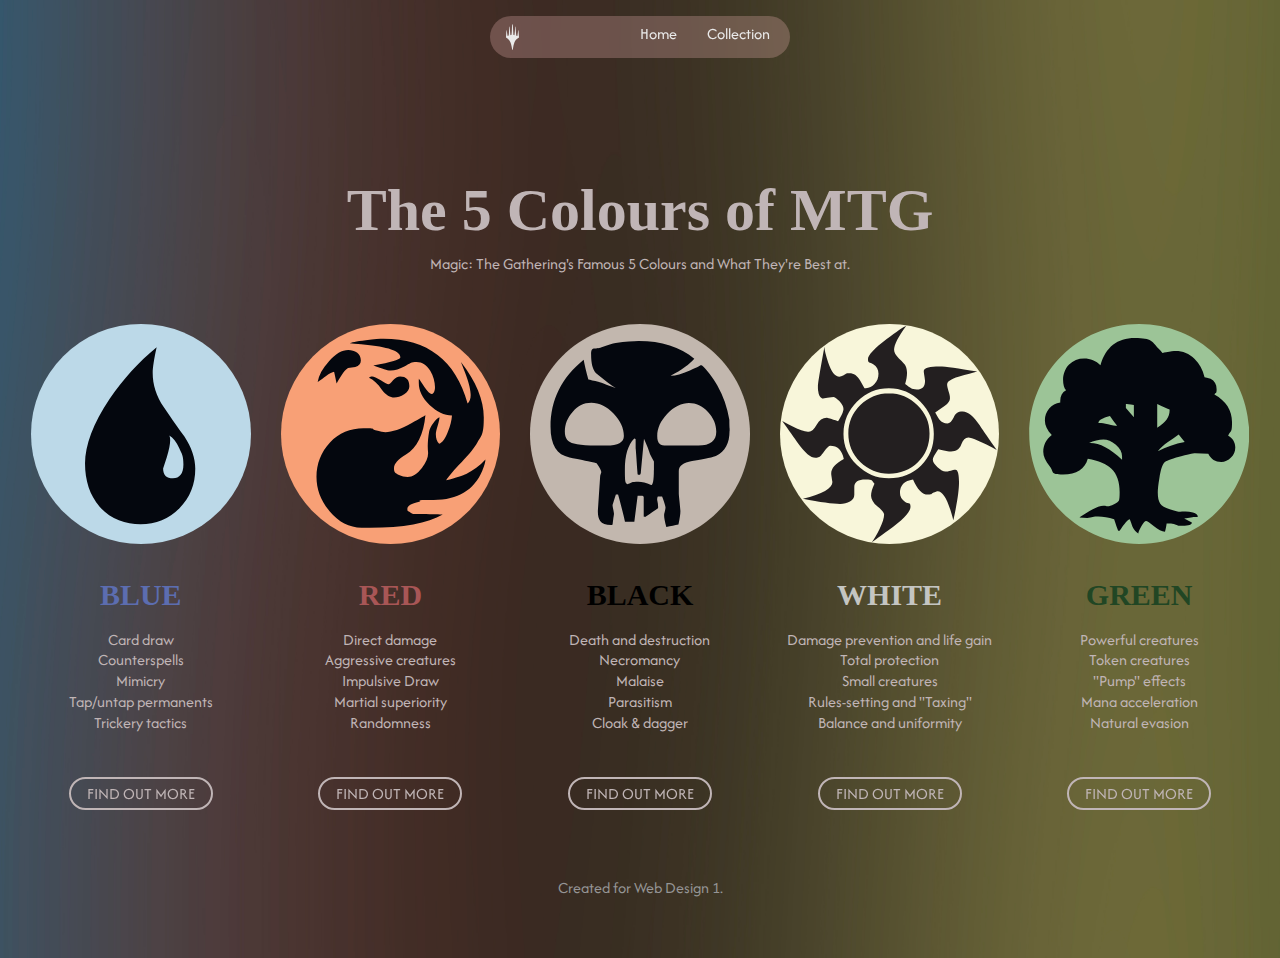
<file: collection.html>
<!-- MEDIA -->

<!DOCTYPE html>
<head>
  <title>Collection | My Collection</title>
  <meta name="viewport" content="width=device-width, initial-scale=1">
  <link rel="stylesheet" href="styles.css">
  <!-- FONTS -->
  <link rel="preconnect" href="https://fonts.googleapis.com">
  <link rel="preconnect" href="https://fonts.gstatic.com" crossorigin>
  <link href="https://fonts.googleapis.com/css2?family=Afacad+Flux:wght@100..1000&display=swap" rel="stylesheet">
</head>


<body class="collection-home">



  <!-- HEADER -->
  <header>
    <img class="minilogo" src="images/planeswalker.svg" alt="planeswalker symbol">
      <a href="index.html" class="head">Home</a>
      <a href="collection.html" class="head">Collection</a>
  </header>



  <!-- MAIN CONTENT-->
  <main class="center-content">

    <h2 class="coll-title">The 5 Colours of MTG</h2>

    <p>Magic: The Gathering's Famous 5 Colours and What They're Best at.</p>
    <div class="grid">

          <!--BLUE-->
    <div><img src="images/blue.svg" alt="island">
      <h2 class="colour-titles blue">BLUE</h2>
      <p class="description">
        <ul>
          <li>Card draw</li>
          <li>Counterspells</li>
          <li>Mimicry</li>
          <li>Tap/untap permanents</li>
          <li>Trickery tactics</li>
      </ul>
    </p>
      <a class="button" href="https://mtg.fandom.com/wiki/Blue" target="_blank">FIND OUT MORE</a>
  </div>

      <!--RED-->
      <div><img src="images/red.svg" alt="mountain">
        <h2 class="colour-titles red">RED</h2>
        <p class="description">
            <ul>
            <li>Direct damage</li>
            <li>Aggressive creatures</li>
            <li>Impulsive Draw</li>
            <li>Martial superiority</li>
            <li>Randomness</li>
        </ul>
      </p>
        <a class="button" href="https://mtg.fandom.com/wiki/Red" target="_blank">FIND OUT MORE</a>
    </div>

        <!--BLACK-->
        <div><img src="images/black.svg" alt="swamp">
          <h2 class="colour-titles black">BLACK</h2>
          <p class="description">
            <ul>
              <li>Death and destruction</li>
              <li>Necromancy</li>
              <li>Malaise</li>
              <li>Parasitism</li>
              <li>Cloak & dagger</li>
          </ul>
        </p>
          <a class="button" href="https://mtg.fandom.com/wiki/Black" target="_blank">FIND OUT MORE</a>
      </div>

      <!--WHITE-->
        <div><img src="images/white.svg" alt="plains">
        <h2 class="colour-titles white">WHITE</h2>
        <p class="description">
          <ul>
            <li>Damage prevention and life gain</li>
            <li>Total protection</li>
            <li>Small creatures</li>
            <li>Rules-setting and "Taxing"</li>
            <li>Balance and uniformity</li>
        </ul>
      </p>
        <a class="button" href="https://mtg.fandom.com/wiki/White" target="_blank">FIND OUT MORE</a>
    </div>

    <!--GREEN-->
    <div><img src="images/green.svg" alt="forest">
      <h2 class="colour-titles green">GREEN</h2>
      <p class="description">
        <ul>
          <li>Powerful creatures</li>
          <li>Token creatures</li>
          <li>"Pump" effects</li>
          <li>Mana acceleration</li>
          <li>Natural evasion</li>
      </ul>
    </p>
      <a class="button" href="https://mtg.fandom.com/wiki/Green" target="_blank">FIND OUT MORE</a>
  </div>

    </div>

  </main>



  <!-- FOOTER -->
  <footer>
    <p>Created for Web Design 1.</p>
  </footer>



</body>
</file>
<file: styles.css>
/* COLLECTION */


* {
  box-sizing: border-box;
}


/* HEADER */
header {
  background-color: rgba(255, 197, 197, 0.25);
  max-width: 300px;
  margin: 0 auto;
  margin-top: 16px;
  padding: 8px 16px 8px 16px;
  border-radius: 32px;
  position: sticky;
  top: 16px;
  backdrop-filter: blur(7px);
  display: grid;
  grid-template-columns: 2fr 1fr 1fr;
}


/* BODY */
body {
  background: #000000;
  color: rgb(192, 181, 182);
  margin: 0;
  padding: 0; 
  line-height: 1.3;
  font-size: 16px;
  min-height: 100vh;
  max-width: 100vw;
  font-family: "Afacad Flux", sans-serif;
}


/* MAIN */
main {
  min-height: 90vh;
  max-width: 1250px;
  margin: 0 auto;
  padding: 16px;
  display: grid;
  align-content: center;
}


/* FOOTER */
footer {
  text-align: center;
  padding: 10px;
  color: #959595;
}


/* HOME */
.home {
  background-image: url(images/MTG\ LANDSCAPE\ 2.jpg);
  background-repeat: no-repeat;
  background-size: cover;
  background-position: center;
}

.collection-home {
  background-image: url(images/MTG\ LANDSCAPE\ 4.jpg);
  background-repeat: no-repeat;
  background-size: cover;
  background-position: center;
}

/*TYPOGRAPHY
____________________________________________________________*/

h1 {
  font-size: 85px;
  margin-bottom: 2px;
  line-height: 75px;
  color: rgb(192, 181, 182);
}

h2 {
  font-size: 30px;
  margin-bottom: 5px;
}

p {
  margin-bottom: 50px;
  margin-top: 0px;
}
a {
  color: inherit;
  text-decoration: none;
  transition: all 0.5s;
}

a:hover {
  color: #757575;
}

.button {
  color: rgb(192, 181, 182);
  border: 2px solid rgb(192, 181, 182);
  border-radius: 32px;
  padding: 4px 16px 4px 16px;
  backdrop-filter: blur(7px);
}

.button:hover {
  color: #000000;
  background-color: #EAEAEA;
}

.max-width{
  margin-right: 400px;
}
.center-content {
  text-align: center;
}

.description {
  font-size: 14px;
  margin-bottom: auto;
  text-align: left;
}

ul {
  padding: 0;
  list-style-type: none;
}

.coll-title {
  font-size: 60px;
  font-family: "typeface-beleren-bold";
}

.typeface-beleren-bold-title {
font-family: "typeface-beleren-bold";
}

.colour-titles {
  font-family: "typeface-beleren-bold";
}

.title-para {
  margin-top: 20px;
  color: rgb(192, 181, 182);
}

.head {
  color: #EAEAEA;
}

/*IMAGES
____________________________________________________________*/

img {
  max-width: 100%;
}

.minilogo {
  max-width: 0.133in;
}


/*GRID SYSTEM
____________________________________________________________*/

.grid {
  display: grid;
  grid-template-columns: repeat(auto-fit, minmax(165px, 1fr));
  gap: 30px;
}

/*COLOURS
____________________________________________________________*/

.blue {
  color: #5c6db0;
}

.red {
  color: #a85656
}

.black {
  color: #000000;
}

.white {
  color: #c4c5c2
}

.green {
  color: #214624
}
</file>
